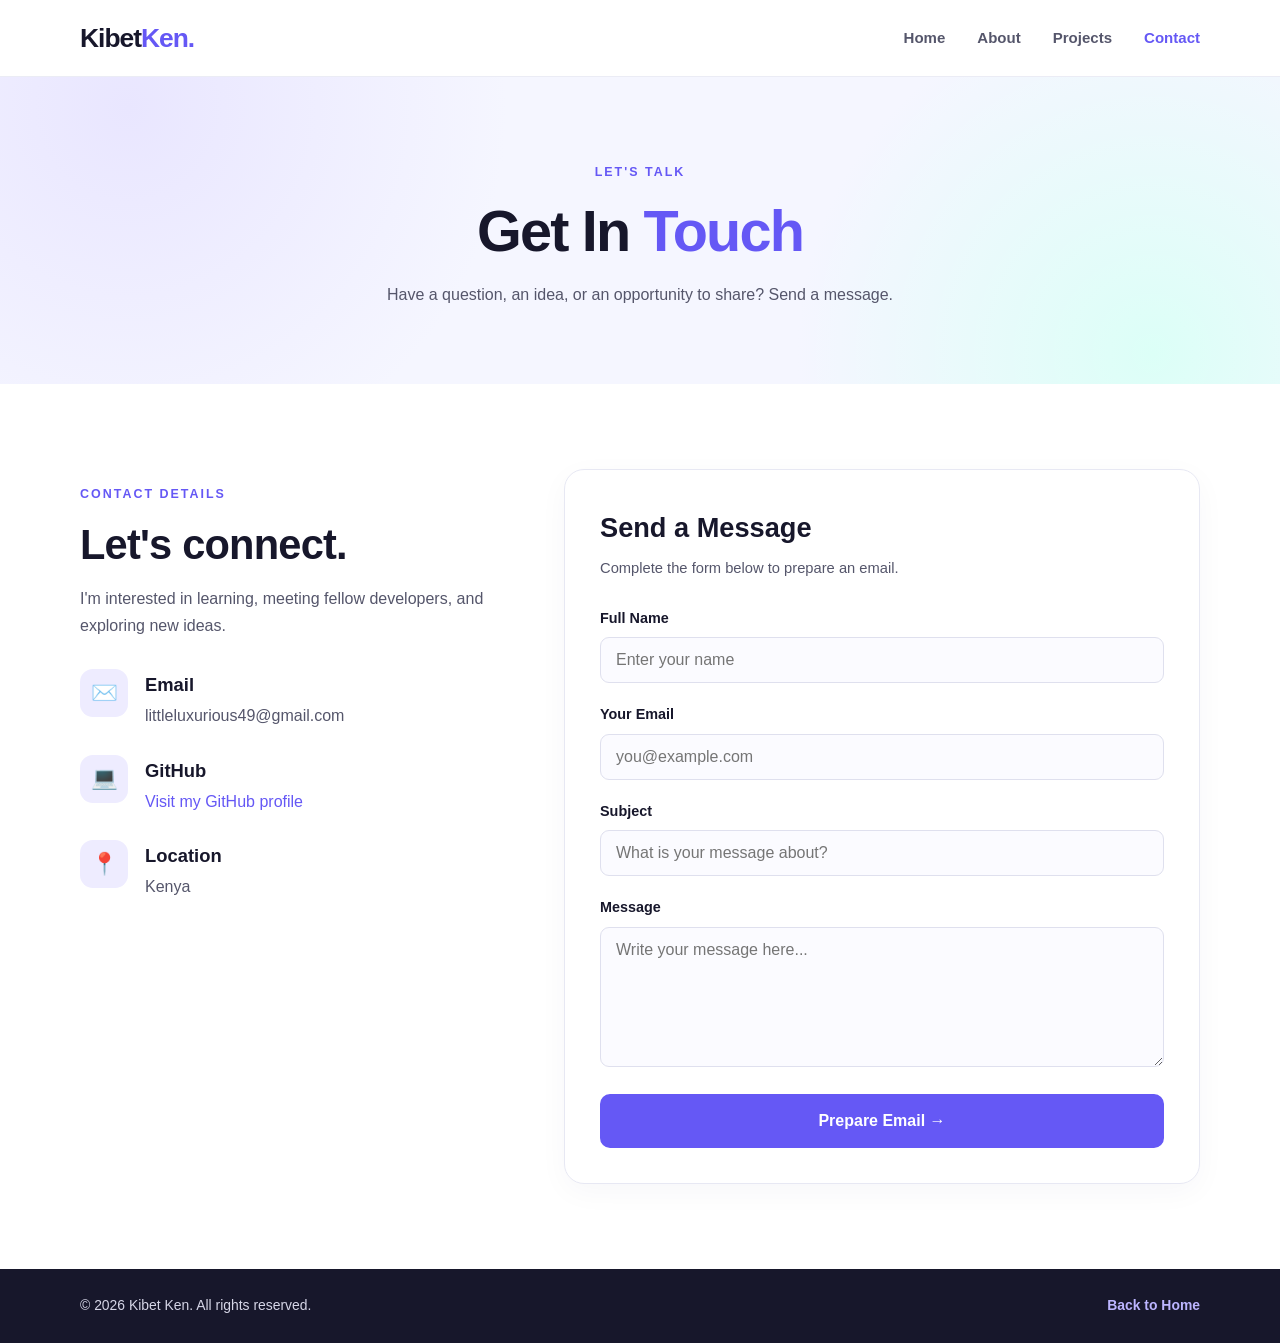
<file: contact.html>
<!DOCTYPE html>
<html lang="en">
<head>
  <meta charset="UTF-8">
  <meta name="viewport" content="width=device-width, initial-scale=1.0">
  <meta name="description" content="Contact Kibet Ken about projects, collaboration, and technology.">
  <title>Contact | Kibet Ken</title>
  <link rel="stylesheet" href="style.css">
  <script src="script.js" defer></script>
</head>
<body>
  <header class="site-header">
    <nav class="navbar container">
      <a href="index.html" class="logo">Kibet<span>Ken.</span></a>
      <button class="menu-toggle" aria-label="Open navigation"
        aria-expanded="false">☰</button>
      <ul class="nav-links">
        <li><a href="index.html">Home</a></li>
        <li><a href="about.html">About</a></li>
        <li><a href="projects.html">Projects</a></li>
        <li><a class="active" href="contact.html">Contact</a></li>
      </ul>
    </nav>
  </header>

  <main>
    <section class="page-banner">
      <div class="container reveal">
        <p class="eyebrow">LET'S TALK</p>
        <h1>Get In <span>Touch</span></h1>
        <p>Have a question, an idea, or an opportunity to share? Send a message.</p>
      </div>
    </section>

    <section class="section container contact-layout">
      <div class="contact-info reveal">
        <p class="eyebrow">CONTACT DETAILS</p>
        <h2>Let's connect.</h2>
        <p>I'm interested in learning, meeting fellow developers, and exploring new ideas.</p>

        <div class="contact-detail">
          <span class="contact-icon">✉️</span>
          <div>
            <h3>Email</h3>
            <p>littleluxurious49@gmail.com</p>
          </div>
        </div>

        <div class="contact-detail">
          <span class="contact-icon">💻</span>
          <div>
            <h3>GitHub</h3>
            <p><a href="https://github.com/kenlgr-wq"
              target="_blank" rel="noopener noreferrer">Visit my GitHub profile</a></p>
          </div>
        </div>

        <div class="contact-detail">
          <span class="contact-icon">📍</span>
          <div>
            <h3>Location</h3>
            <p>Kenya</p>
          </div>
        </div>
      </div>

      <div class="contact-form-card reveal">
        <h2>Send a Message</h2>
        <p class="form-intro">Complete the form below to prepare an email.</p>

        <form id="contact-form">
          <div class="form-group">
            <label for="name">Full Name</label>
            <input type="text" id="name" name="name"
              placeholder="Enter your name" required maxlength="100">
          </div>

          <div class="form-group">
            <label for="email">Your Email</label>
            <input type="email" id="email" name="email"
              placeholder="you@example.com" required maxlength="150">
          </div>

          <div class="form-group">
            <label for="subject">Subject</label>
            <input type="text" id="subject" name="subject"
              placeholder="What is your message about?" required maxlength="150">
          </div>

          <div class="form-group">
            <label for="message">Message</label>
            <textarea id="message" name="message" rows="5"
              placeholder="Write your message here..." required maxlength="3000"></textarea>
          </div>

          <button class="btn btn-full" type="submit">Prepare Email →</button>
          <p id="form-status" class="form-status" role="status" aria-live="polite"></p>
        </form>
      </div>
    </section>
  </main>

  <footer class="site-footer">
    <div class="container footer-inner">
      <p>© <span class="current-year"></span> Kibet Ken. All rights reserved.</p>
      <a href="index.html">Back to Home</a>
    </div>
  </footer>
</body>
          </html>
</file>
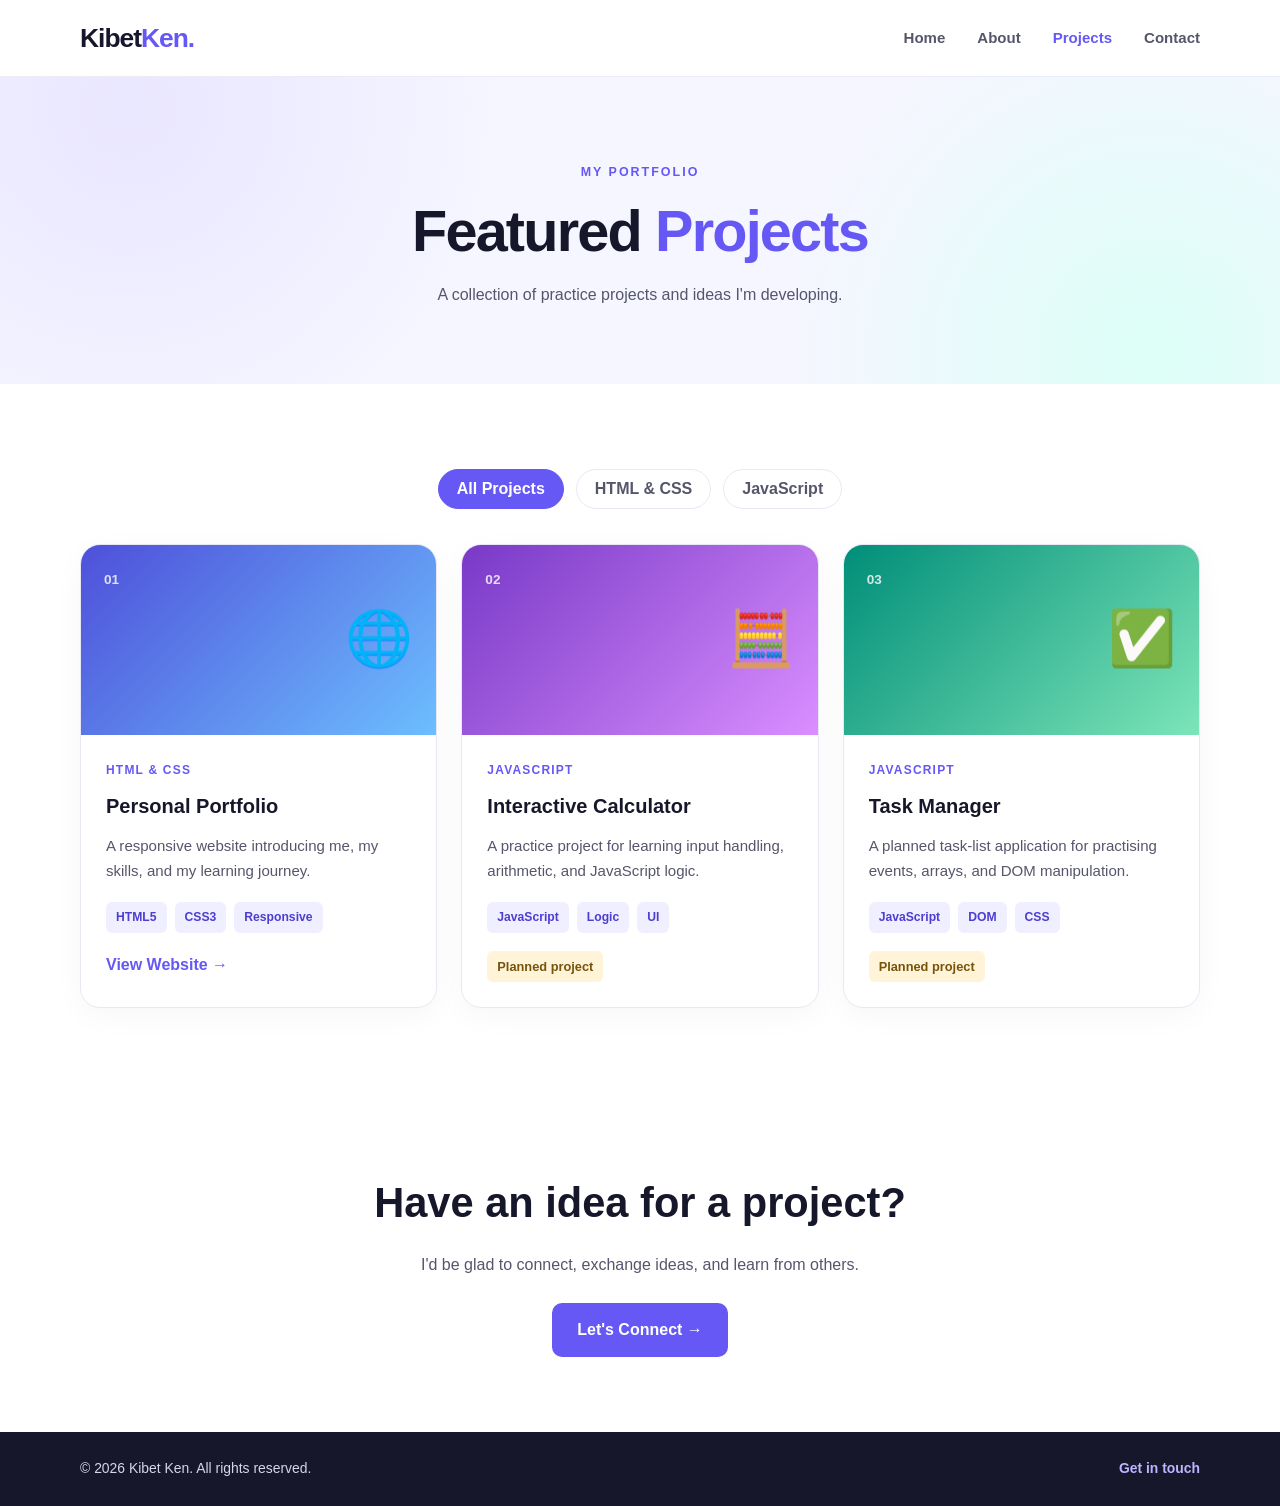
<file: project.html>
<!DOCTYPE html>
<html lang="en">
<head>
  <meta charset="UTF-8">
  <meta name="viewport" content="width=device-width, initial-scale=1.0">
  <meta name="description" content="Explore the web development projects of Kibet Ken.">
  <title>Projects | Kibet Ken</title>
  <link rel="stylesheet" href="style.css">
  <script src="script.js" defer></script>
</head>
<body>
  <header class="site-header">
    <nav class="navbar container">
      <a href="index.html" class="logo">Kibet<span>Ken.</span></a>
      <button class="menu-toggle" aria-label="Open navigation"
        aria-expanded="false">☰</button>
      <ul class="nav-links">
        <li><a href="index.html">Home</a></li>
        <li><a href="about.html">About</a></li>
        <li><a class="active" href="projects.html">Projects</a></li>
        <li><a href="contact.html">Contact</a></li>
      </ul>
    </nav>
  </header>

  <main>
    <section class="page-banner">
      <div class="container reveal">
        <p class="eyebrow">MY PORTFOLIO</p>
        <h1>Featured <span>Projects</span></h1>
        <p>A collection of practice projects and ideas I'm developing.</p>
      </div>
    </section>

    <section class="section container">
      <div class="project-filters reveal" aria-label="Filter projects">
        <button class="filter-btn active" data-filter="all">All Projects</button>
        <button class="filter-btn" data-filter="html">HTML & CSS</button>
        <button class="filter-btn" data-filter="javascript">JavaScript</button>
      </div>

      <div class="card-grid three-columns project-grid">
        <article class="project-card reveal" data-category="html">
          <div class="project-art art-blue">
            <span>01</span><div class="art-symbol">🌐</div>
          </div>
          <div class="project-body">
            <p class="project-type">HTML & CSS</p>
            <h2>Personal Portfolio</h2>
            <p>A responsive website introducing me, my skills, and my learning journey.</p>
            <div class="tag-list"><span>HTML5</span><span>CSS3</span><span>Responsive</span></div>
            <a class="text-link" href="index.html">View Website →</a>
          </div>
        </article>

        <article class="project-card reveal" data-category="javascript">
          <div class="project-art art-purple">
            <span>02</span><div class="art-symbol">🧮</div>
          </div>
          <div class="project-body">
            <p class="project-type">JAVASCRIPT</p>
            <h2>Interactive Calculator</h2>
            <p>A practice project for learning input handling, arithmetic, and JavaScript logic.</p>
            <div class="tag-list"><span>JavaScript</span><span>Logic</span><span>UI</span></div>
            <span class="project-status">Planned project</span>
          </div>
        </article>

        <article class="project-card reveal" data-category="javascript">
          <div class="project-art art-green">
            <span>03</span><div class="art-symbol">✅</div>
          </div>
          <div class="project-body">
            <p class="project-type">JAVASCRIPT</p>
            <h2>Task Manager</h2>
            <p>A planned task-list application for practising events, arrays, and DOM manipulation.</p>
            <div class="tag-list"><span>JavaScript</span><span>DOM</span><span>CSS</span></div>
            <span class="project-status">Planned project</span>
          </div>
        </article>
      </div>

      <div class="empty-state" hidden>
        No projects found in this category yet.
      </div>
    </section>

    <section class="cta-section container reveal">
      <h2>Have an idea for a project?</h2>
      <p>I'd be glad to connect, exchange ideas, and learn from others.</p>
      <a class="btn" href="contact.html">Let's Connect →</a>
    </section>
  </main>

  <footer class="site-footer">
    <div class="container footer-inner">
      <p>© <span class="current-year"></span> Kibet Ken. All rights reserved.</p>
      <a href="contact.html">Get in touch</a>
    </div>
  </footer>
</body>
  </html>
</file>
<file: style.css>
:root {
  --primary: #6558f5;
  --primary-dark: #4b3ed0;
  --accent: #11c5a4;
  --dark: #17172b;
  --text: #55566b;
  --muted: #85869a;
  --white: #ffffff;
  --soft: #f5f6ff;
  --border: #e7e8f3;
  --shadow: 0 18px 50px rgba(31, 34, 80, 0.09);
  --radius: 20px;
}

* {
  box-sizing: border-box;
  margin: 0;
  padding: 0;
}

html {
  scroll-behavior: smooth;
  scroll-padding-top: 90px;
}

body {
  font-family: Inter, "Segoe UI", Arial, sans-serif;
  color: var(--text);
  background: var(--white);
  line-height: 1.7;
}

body,
button,
input,
textarea {
  font-family: Inter, "Segoe UI", Arial, sans-serif;
}

img {
  display: block;
  max-width: 100%;
}

a {
  color: inherit;
  text-decoration: none;
}

button,
input,
textarea {
  font-size: 1rem;
}

button {
  cursor: pointer;
}

button:focus-visible,
a:focus-visible,
input:focus-visible,
textarea:focus-visible {
  outline: 3px solid var(--accent);
  outline-offset: 4px;
}

.container {
  width: min(1120px, 90%);
  margin-inline: auto;
}

.section {
  padding-block: 85px;
}

.section-soft {
  background: var(--soft);
}

.site-header {
  position: sticky;
  top: 0;
  z-index: 100;
  background: rgba(255, 255, 255, 0.95);
  border-bottom: 1px solid rgba(231, 232, 243, 0.8);
  backdrop-filter: blur(14px);
}

.navbar {
  min-height: 76px;
  display: flex;
  align-items: center;
  justify-content: space-between;
  gap: 24px;
}

.logo {
  font-size: 1.65rem;
  font-weight: 850;
  color: var(--dark);
  letter-spacing: -1px;
}

.logo span,
.hero h1 span,
.page-banner h1 span {
  color: var(--primary);
}

.nav-links {
  display: flex;
  align-items: center;
  gap: 32px;
  list-style: none;
}

.nav-links a {
  font-size: 0.94rem;
  font-weight: 600;
  transition: color 0.25s;
}

.nav-links a:hover,
.nav-links a.active {
  color: var(--primary);
}

.menu-toggle {
  display: none;
  color: var(--dark);
  border: 0;
  background: transparent;
  font-size: 1.8rem;
  padding: 4px 8px;
}

/* Home hero */

.hero {
  min-height: 620px;
  display: grid;
  grid-template-columns: 1.15fr 0.85fr;
  align-items: center;
  gap: 60px;
  padding-block: 75px;
}

.eyebrow {
  color: var(--primary);
  font-size: 0.78rem;
  font-weight: 800;
  letter-spacing: 2px;
  margin-bottom: 14px;
}

.hero h1 {
  color: var(--dark);
  font-size: clamp(2.7rem, 5vw, 4.6rem);
  line-height: 1.12;
  letter-spacing: -2.5px;
  margin-bottom: 16px;
}

.hero h2 {
  color: var(--dark);
  font-size: clamp(1.25rem, 2.4vw, 1.7rem);
  line-height: 1.4;
  margin-bottom: 18px;
}

.hero-description {
  max-width: 560px;
  margin-bottom: 28px;
}

.hero-buttons {
  display: flex;
  flex-wrap: wrap;
  gap: 14px;
}

.btn {
  display: inline-flex;
  align-items: center;
  justify-content: center;
  gap: 8px;
  padding: 13px 23px;
  border: 2px solid var(--primary);
  border-radius: 10px;
  background: var(--primary);
  color: var(--white);
  font-weight: 750;
  line-height: 1.5;
  transition: transform 0.25s, background 0.25s, box-shadow 0.25s;
}

.btn:hover {
  background: var(--primary-dark);
  border-color: var(--primary-dark);
  transform: translateY(-3px);
  box-shadow: 0 10px 24px rgba(101, 88, 245, 0.23);
}

.btn-outline {
  background: transparent;
  color: var(--primary);
}

.btn-outline:hover {
  color: var(--white);
}

.btn-full {
  width: 100%;
}

.hero-note {
  margin-top: 25px;
  font-size: 0.85rem;
  color: var(--muted);
}

.hero-visual {
  min-height: 360px;
  display: grid;
  place-items: center;
  position: relative;
}

.profile-frame {
  position: relative;
  width: min(320px, 78vw);
  aspect-ratio: 1;
  padding: 9px;
  border-radius: 48% 48% 35% 35%;
  background: linear-gradient(145deg, var(--primary), var(--accent));
  box-shadow: var(--shadow);
}

.profile-frame img {
  width: 100%;
  height: 100%;
  border-radius: inherit;
  object-fit: cover;
  background: #ecebff;
}

.profile-placeholder {
  display: none;
  position: absolute;
  inset: 9px;
  place-items: center;
  border-radius: inherit;
  color: var(--primary);
  font-size: 5rem;
  font-weight: 900;
  background: linear-gradient(135deg, #e8e5ff, #d8fff5);
}

.floating-tag {
  position: absolute;
  padding: 11px 17px;
  background: var(--white);
  color: var(--dark);
  border-radius: 12px;
  box-shadow: var(--shadow);
  font-size: 0.85rem;
  font-weight: 750;
  animation: float 4s ease-in-out infinite;
}

.tag-one {
  top: 45px;
  left: 0;
}

.tag-two {
  right: -8px;
  bottom: 45px;
  animation-delay: 1s;
}

/* Page banners */

.page-banner {
  padding: 85px 0 75px;
  text-align: center;
  background:
    radial-gradient(circle at 10% 10%, #e9e6ff 0, transparent 32%),
    radial-gradient(circle at 90% 90%, #dcfff7 0, transparent 30%),
    var(--soft);
}

.page-banner h1 {
  color: var(--dark);
  font-size: clamp(2.4rem, 5vw, 3.6rem);
  letter-spacing: -1.8px;
  line-height: 1.2;
  margin-bottom: 15px;
}

.page-banner p:last-child {
  max-width: 650px;
  margin-inline: auto;
}

/* Section headings */

.section-heading {
  text-align: center;
  max-width: 650px;
  margin: 0 auto 42px;
}

.section-heading h2,
.about-content h2,
.contact-info h2 {
  color: var(--dark);
  font-size: clamp(1.8rem, 3.5vw, 2.6rem);
  line-height: 1.25;
  letter-spacing: -0.8px;
  margin-bottom: 14px;
}

/* Cards */

.card-grid {
  display: grid;
  gap: 24px;
}

.three-columns {
  grid-template-columns: repeat(3, minmax(0, 1fr));
}

.feature-card,
.project-card,
.contact-form-card {
  background: var(--white);
  border: 1px solid var(--border);
  border-radius: var(--radius);
  box-shadow: 0 8px 30px rgba(31, 34, 80, 0.035);
}

.feature-card {
  padding: 30px;
  transition: transform 0.3s, box-shadow 0.3s;
}

.feature-card:hover,
.project-card:hover {
  transform: translateY(-7px);
  box-shadow: var(--shadow);
}

.card-icon {
  display: grid;
  place-items: center;
  width: 58px;
  height: 58px;
  background: #eeecff;
  border-radius: 16px;
  font-size: 1.7rem;
  margin-bottom: 22px;
}

.feature-card h3,
.contact-detail h3 {
  color: var(--dark);
  font-size: 1.15rem;
  margin-bottom: 10px;
}

/* Call to action */

.cta-section {
  text-align: center;
  padding-block: 75px;
}

.cta-section h2 {
  color: var(--dark);
  font-size: clamp(1.8rem, 4vw, 2.6rem);
  margin-bottom: 12px;
}

.cta-section p {
  margin-bottom: 25px;
}

/* About page */

.about-layout {
  display: grid;
  grid-template-columns: 0.8fr 1.2fr;
  align-items: center;
  gap: 70px;
}

.about-image {
  display: flex;
  justify-content: center;
}

.about-profile {
  width: min(330px, 100%);
}

.about-content p:not(.eyebrow) {
  margin-bottom: 17px;
}

.about-content .btn {
  margin-top: 8px;
}

.skills-grid {
  display: grid;
  grid-template-columns: repeat(2, minmax(0, 1fr));
  gap: 30px;
  max-width: 850px;
  margin-inline: auto;
}

.skill-label {
  display: flex;
  justify-content: space-between;
  gap: 12px;
  color: var(--dark);
  font-weight: 700;
  font-size: 0.93rem;
  margin-bottom: 10px;
}

.skill-label span:last-child {
  color: var(--muted);
  font-size: 0.8rem;
}

.skill-track {
  height: 9px;
  background: #e5e5f2;
  border-radius: 20px;
  overflow: hidden;
}

.skill-fill {
  width: var(--level);
  height: 100%;
  background: linear-gradient(90deg, var(--primary), var(--accent));
  border-radius: inherit;
}

.small-note {
  margin-top: 25px;
  text-align: center;
  color: var(--muted);
  font-size: 0.82rem;
}

/* Projects page */

.project-filters {
  display: flex;
  justify-content: center;
  flex-wrap: wrap;
  gap: 12px;
  margin-bottom: 35px;
}

.filter-btn {
  border: 1px solid var(--border);
  background: var(--white);
  color: var(--text);
  padding: 10px 18px;
  border-radius: 30px;
  font-weight: 700;
  transition: 0.25s;
}

.filter-btn:hover,
.filter-btn.active {
  background: var(--primary);
  color: var(--white);
  border-color: var(--primary);
}

.project-card {
  overflow: hidden;
  transition: transform 0.3s, box-shadow 0.3s;
}

.project-art {
  min-height: 190px;
  display: flex;
  align-items: flex-start;
  justify-content: space-between;
  padding: 23px;
  color: var(--white);
}

.project-art > span {
  font-size: 0.85rem;
  font-weight: 800;
  opacity: 0.8;
}

.art-blue {
  background: linear-gradient(135deg, #4e50d9, #6dbeff);
}

.art-purple {
  background: linear-gradient(135deg, #7839c7, #da8eff);
}

.art-green {
  background: linear-gradient(135deg, #008e79, #7de5b8);
}

.art-symbol {
  font-size: 3.4rem;
  align-self: center;
}

.project-body {
  padding: 25px;
}

.project-type {
  color: var(--primary);
  font-size: 0.75rem;
  font-weight: 850;
  letter-spacing: 1.2px;
  margin-bottom: 9px;
}

.project-body h2 {
  color: var(--dark);
  font-size: 1.25rem;
  margin-bottom: 10px;
}

.project-body > p:not(.project-type) {
  font-size: 0.94rem;
}

.tag-list {
  display: flex;
  flex-wrap: wrap;
  gap: 8px;
  margin: 18px 0;
}

.tag-list span {
  background: #f0efff;
  color: var(--primary-dark);
  padding: 5px 10px;
  border-radius: 6px;
  font-size: 0.76rem;
  font-weight: 700;
}

.text-link {
  color: var(--primary);
  font-weight: 800;
}

.text-link:hover {
  text-decoration: underline;
}

.project-status {
  display: inline-block;
  padding: 5px 10px;
  background: #fff4d8;
  color: #77530b;
  border-radius: 6px;
  font-size: 0.8rem;
  font-weight: 700;
}

.empty-state {
  padding: 30px;
  text-align: center;
}

/* Contact page */

.contact-layout {
  display: grid;
  grid-template-columns: 0.8fr 1.2fr;
  gap: 60px;
  align-items: start;
}

.contact-info {
  padding-top: 15px;
}

.contact-info > p:not(.eyebrow) {
  margin-bottom: 30px;
}

.contact-detail {
  display: flex;
  gap: 17px;
  align-items: flex-start;
  margin: 25px 0;
}

.contact-icon {
  width: 48px;
  height: 48px;
  flex-shrink: 0;
  display: grid;
  place-items: center;
  background: #eeecff;
  border-radius: 13px;
  font-size: 1.35rem;
}

.contact-detail h3 {
  margin-bottom: 2px;
}

.contact-detail a {
  color: var(--primary);
  overflow-wrap: anywhere;
}

.contact-form-card {
  padding: 35px;
}

.contact-form-card h2 {
  color: var(--dark);
  font-size: 1.7rem;
  margin-bottom: 5px;
}

.form-intro {
  margin-bottom: 25px;
  font-size: 0.92rem;
}

.form-group {
  margin-bottom: 19px;
}

.form-group label {
  display: block;
  color: var(--dark);
  font-size: 0.9rem;
  font-weight: 750;
  margin-bottom: 7px;
}

.form-group input,
.form-group textarea {
  width: 100%;
  padding: 13px 15px;
  color: var(--dark);
  background: #fbfbff;
  border: 1px solid #dfe0ee;
  border-radius: 9px;
  outline: none;
  transition: border-color 0.2s, box-shadow 0.2s;
}

.form-group input:focus,
.form-group textarea:focus {
  border-color: var(--primary);
  box-shadow: 0 0 0 3px rgba(101, 88, 245, 0.1);
}

.form-group textarea {
  resize: vertical;
  min-height: 140px;
}

.form-status {
  margin-top: 15px;
  font-size: 0.9rem;
  overflow-wrap: anywhere;
}

.form-status:empty {
  display: none;
}

/* Footer */

.site-footer {
  background: var(--dark);
  color: #d6d6e7;
  padding-block: 25px;
}

.footer-inner {
  display: flex;
  align-items: center;
  justify-content: space-between;
  gap: 20px;
  font-size: 0.87rem;
}

.footer-inner a {
  color: #bcb5ff;
  font-weight: 700;
}

.footer-inner a:hover {
  color: var(--white);
}

/* Animation */

.reveal {
  animation: fade-up 0.75s ease both;
}

@keyframes fade-up {
  from {
    opacity: 0;
    transform: translateY(22px);
  }
  to {
    opacity: 1;
    transform: translateY(0);
  }
}

@keyframes float {
  0%, 100% {
    transform: translateY(0);
  }
  50% {
    transform: translateY(-10px);
  }
}

[hidden] {
  display: none !important;
}

/* Responsive layout */

@media (max-width: 850px) {
  .hero {
    grid-template-columns: 1fr;
    text-align: center;
    gap: 35px;
    padding-block: 65px;
  }

  .hero-description {
    margin-inline: auto;
  }

  .hero-buttons {
    justify-content: center;
  }

  .hero-visual {
    min-height: 330px;
  }

  .three-columns {
    grid-template-columns: repeat(2, minmax(0, 1fr));
  }

  .about-layout,
  .contact-layout {
    grid-template-columns: 1fr;
    gap: 40px;
  }

  .about-content {
    max-width: 700px;
    margin-inline: auto;
  }

  .contact-info {
    max-width: 650px;
  }

  .tag-one {
    left: 8%;
  }

  .tag-two {
    right: 5%;
  }
}

@media (max-width: 600px) {
  .container {
    width: min(92%, 1120px);
  }

  .navbar {
    min-height: 68px;
  }

  .menu-toggle {
    display: block;
  }

  .nav-links {
    display: none;
    position: absolute;
    top: 68px;
    left: 0;
    right: 0;
    flex-direction: column;
    align-items: stretch;
    gap: 0;
    padding: 12px 5% 20px;
    background: var(--white);
    border-bottom: 1px solid var(--border);
    box-shadow: 0 12px 25px rgba(31, 34, 80, 0.08);
  }

  .nav-links.open {
    display: flex;
  }

  .nav-links a {
    display: block;
    padding: 12px;
  }

  .logo {
    font-size: 1.4rem;
  }

  .hero {
    min-height: auto;
    padding-block: 55px;
  }

  .hero h1 {
    letter-spacing: -1.5px;
  }

  .hero-visual {
    min-height: 290px;
  }

  .profile-frame {
    width: min(270px, 75vw);
  }

  .floating-tag {
    font-size: 0.73rem;
    padding: 9px 11px;
  }

  .tag-one {
    top: 25px;
    left: 0;
  }

  .tag-two {
    right: 0;
    bottom: 20px;
  }

  .section {
    padding-block: 60px;
  }

  .page-banner {
    padding: 60px 0 50px;
  }

  .three-columns,
  .skills-grid {
    grid-template-columns: 1fr;
  }

  .feature-card {
    padding: 25px;
  }

  .contact-form-card {
    padding: 23px;
  }

  .footer-inner {
    flex-direction: column;
    text-align: center;
  }

  .cta-section {
    padding-block: 55px;
  }
}

@media (prefers-reduced-motion: reduce) {
  *,
  *::before,
  *::after {
    scroll-behavior: auto !important;
    animation-duration: 0.01ms !important;
    animation-iteration-count: 1 !important;
    transition-duration: 0.01ms !important;
  }
  }
</file>
